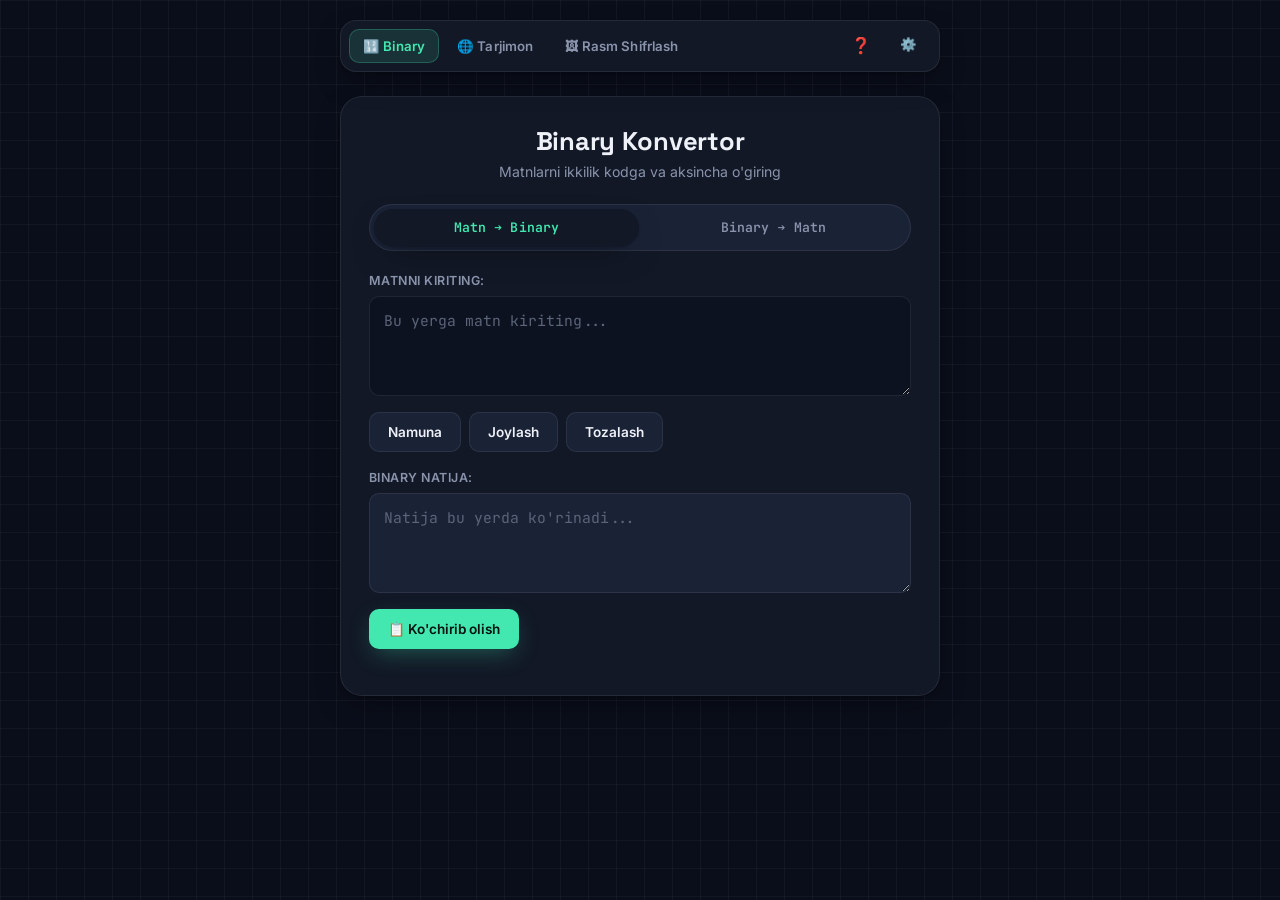
<file: index.html>
<!doctype html>
<html lang="uz">
  <head>
    <meta charset="UTF-8" />
    <script>
      (function () {
        var light = localStorage.getItem("theme_light") === "true";
        document.documentElement.setAttribute(
          "data-theme",
          light ? "light" : "dark",
        );
      })();
    </script>
    <meta name="viewport" content="width=device-width, initial-scale=1.0" />
    <title>Binary Konvertor</title>
    <link rel="preconnect" href="https://fonts.googleapis.com" />
    <link rel="preconnect" href="https://fonts.gstatic.com" crossorigin />
    <link
      href="https://fonts.googleapis.com/css2?family=Space+Grotesk:wght@500;700&family=Inter:wght@400;500;600&family=JetBrains+Mono:wght@400;600&display=swap"
      rel="stylesheet"
    />
    <link rel="stylesheet" href="style.css" />
  </head>
  <body>
    <nav class="navbar">
      <div class="nav-links">
        <a href="index.html" class="active">🔢 Binary</a>
        <a href="translate.html">🌐 Tarjimon</a>
        <a href="foto.html">🖼 Rasm Shifrlash</a>
      </div>
      <div class="nav-icons">
        <button
          class="icon-btn"
          onclick="showHelp('index')"
          aria-label="Yordam"
        >
          ❓
        </button>
        <a href="settings.html" class="icon-btn" aria-label="Sozlamalar">⚙️</a>
      </div>
    </nav>

    <div class="container">
      <h1>Binary Konvertor</h1>
      <p class="subtitle">Matnlarni ikkilik kodga va aksincha o'giring</p>

      <div class="tabs">
        <button
          class="tab-btn active"
          id="btnText"
          onclick="switchMode('textToBinary')"
        >
          Matn ➔ Binary
        </button>
        <button
          class="tab-btn"
          id="btnBin"
          onclick="switchMode('binaryToText')"
        >
          Binary ➔ Matn
        </button>
      </div>

      <div class="input-group">
        <label id="inputLabel">Matnni kiriting:</label>
        <textarea
          id="inputText"
          placeholder="Bu yerga matn kiriting..."
          oninput="convert()"
        ></textarea>
        <div class="actions">
          <button class="btn btn-secondary" onclick="insertSample()">
            Namuna
          </button>
          <button class="btn btn-secondary" onclick="autoPaste()">
            Joylash
          </button>
          <button class="btn btn-secondary" onclick="clearFields()">
            Tozalash
          </button>
        </div>
      </div>

      <div class="input-group">
        <label id="outputLabel">Binary natija:</label>
        <textarea
          id="outputText"
          readonly
          placeholder="Natija bu yerda ko'rinadi..."
        ></textarea>
        <div id="errorMessage" class="error-message">
          Faqat 0, 1 va bo'shliqlardan foydalaning!
        </div>
        <div class="actions">
          <button class="btn btn-primary" onclick="copyOutput()">
            📋 Ko'chirib olish
          </button>
        </div>
      </div>
    </div>

    <div id="toast" class="status-toast">Nusxalandi!</div>

    <div class="modal-overlay" id="helpModal">
      <div class="modal-box">
        <h3 id="helpModalTitle"></h3>
        <p id="helpModalText"></p>
        <button
          class="btn btn-primary"
          style="width: 100%"
          onclick="closeHelp()"
        >
          Tushunarli
        </button>
      </div>
    </div>
    <script src="common.js"></script>
    <script src="index.js"></script>
  </body>
</html>
</file>
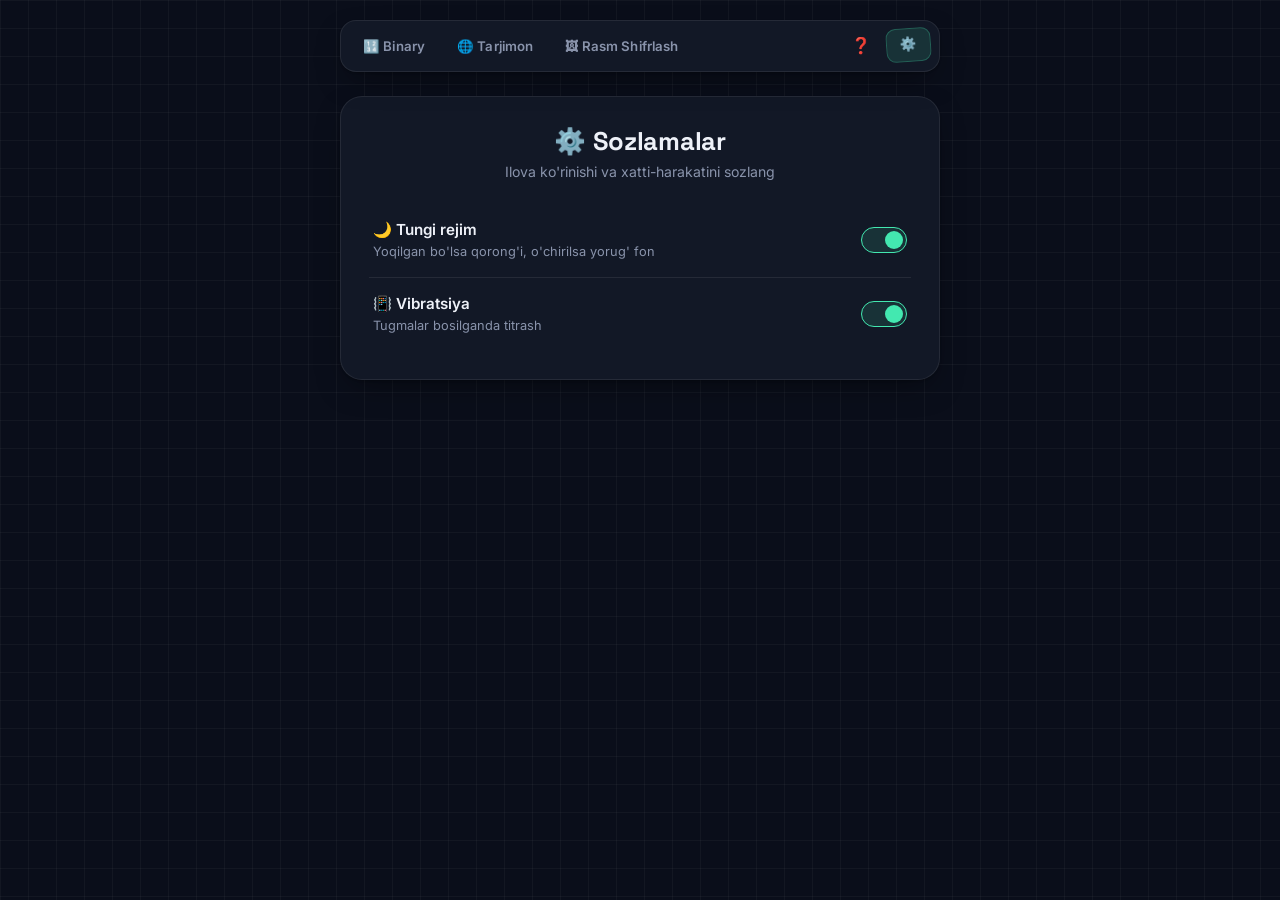
<file: settings.html>
<!doctype html>
<html lang="uz">
  <head>
    <meta charset="UTF-8" />
    <script>
      (function () {
        var light = localStorage.getItem("theme_light") === "true";
        document.documentElement.setAttribute(
          "data-theme",
          light ? "light" : "dark",
        );
      })();
    </script>
    <meta name="viewport" content="width=device-width, initial-scale=1.0" />
    <title>⚙️ Sozlamalar</title>
    <link rel="preconnect" href="https://fonts.googleapis.com" />
    <link rel="preconnect" href="https://fonts.gstatic.com" crossorigin />
    <link
      href="https://fonts.googleapis.com/css2?family=Space+Grotesk:wght@500;700&family=Inter:wght@400;500;600&family=JetBrains+Mono:wght@400;600&display=swap"
      rel="stylesheet"
    />
    <link rel="stylesheet" href="style.css" />
  </head>
  <body>
    <nav class="navbar">
      <div class="nav-links">
        <a href="index.html">🔢 Binary</a>
        <a href="translate.html">🌐 Tarjimon</a>
        <a href="foto.html">🖼 Rasm Shifrlash</a>
      </div>
      <div class="nav-icons">
        <button
          class="icon-btn"
          onclick="showHelp('settings')"
          aria-label="Yordam"
        >
          ❓
        </button>
        <a href="settings.html" class="icon-btn active" aria-label="Sozlamalar"
          >⚙️</a
        >
      </div>
    </nav>

    <div class="container">
      <h1>⚙️ Sozlamalar</h1>
      <p class="subtitle">Ilova ko'rinishi va xatti-harakatini sozlang</p>

      <div class="setting-row">
        <div class="setting-info">
          <span class="setting-title">🌙 Tungi rejim</span>
          <span class="setting-desc"
            >Yoqilgan bo'lsa qorong'i, o'chirilsa yorug' fon</span
          >
        </div>
        <label class="switch">
          <input type="checkbox" id="themeToggle" onchange="onThemeToggle()" />
          <span class="slider"></span>
        </label>
      </div>

      <div class="setting-row">
        <div class="setting-info">
          <span class="setting-title">📳 Vibratsiya</span>
          <span class="setting-desc">Tugmalar bosilganda titrash</span>
        </div>
        <label class="switch">
          <input
            type="checkbox"
            id="vibrationToggle"
            onchange="onVibrationToggle()"
          />
          <span class="slider"></span>
        </label>
      </div>
    </div>

    <div id="toast" class="status-toast">Saqlandi!</div>

    <div class="modal-overlay" id="helpModal">
      <div class="modal-box">
        <h3 id="helpModalTitle"></h3>
        <p id="helpModalText"></p>
        <button
          class="btn btn-primary"
          style="width: 100%"
          onclick="closeHelp()"
        >
          Tushunarli
        </button>
      </div>
    </div>

    <script src="common.js"></script>
    <script src="settings.js"></script>
  </body>
</html>
</file>
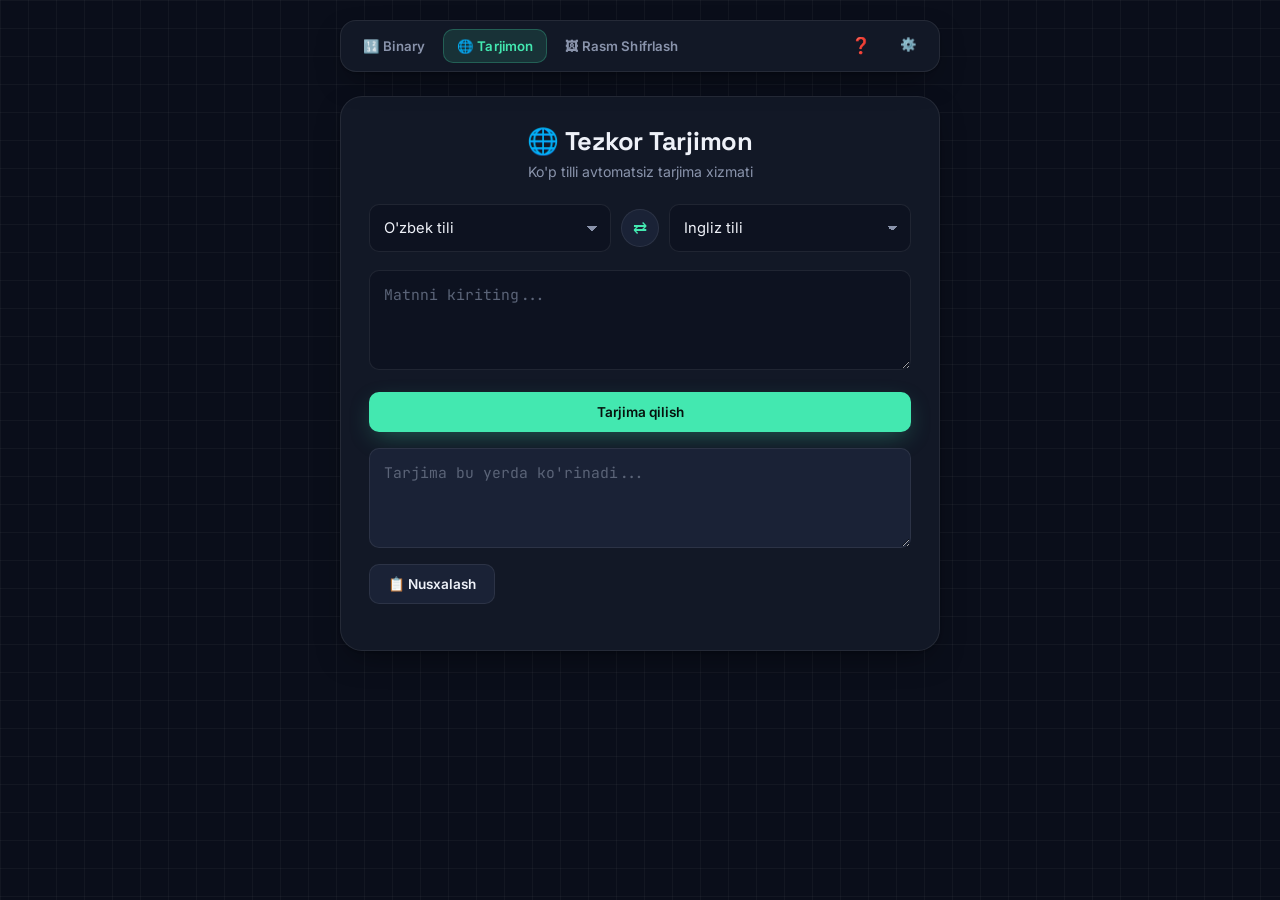
<file: translate.html>
<!doctype html>
<html lang="uz">
  <head>
    <meta charset="UTF-8" />
    <script>
      (function () {
        var light = localStorage.getItem("theme_light") === "true";
        document.documentElement.setAttribute(
          "data-theme",
          light ? "light" : "dark",
        );
      })();
    </script>
    <meta name="viewport" content="width=device-width, initial-scale=1.0" />
    <title>🌐 Tarjimon</title>
    <link rel="preconnect" href="https://fonts.googleapis.com" />
    <link rel="preconnect" href="https://fonts.gstatic.com" crossorigin />
    <link
      href="https://fonts.googleapis.com/css2?family=Space+Grotesk:wght@500;700&family=Inter:wght@400;500;600&family=JetBrains+Mono:wght@400;600&display=swap"
      rel="stylesheet"
    />
    <link rel="stylesheet" href="style.css" />
  </head>
  <body>
    <nav class="navbar">
      <div class="nav-links">
        <a href="index.html">🔢 Binary</a>
        <a href="translate.html" class="active">🌐 Tarjimon</a>
        <a href="foto.html">🖼 Rasm Shifrlash</a>
      </div>
      <div class="nav-icons">
        <button
          class="icon-btn"
          onclick="showHelp('translate')"
          aria-label="Yordam"
        >
          ❓
        </button>
        <a href="settings.html" class="icon-btn" aria-label="Sozlamalar">⚙️</a>
      </div>
    </nav>

    <div class="container">
      <h1>🌐 Tezkor Tarjimon</h1>
      <p class="subtitle">Ko'p tilli avtomatsiz tarjima xizmati</p>

      <div class="translator-select">
        <select id="sourceLang">
          <option value="uz">O'zbek tili</option>
          <option value="tr">Turk tili</option>
          <option value="ru">Rus tili</option>
          <option value="en">Ingliz tili</option>
        </select>
        <button class="swap-btn" onclick="swapLanguages()">⇄</button>
        <select id="targetLang">
          <option value="tr">Turk tili</option>
          <option value="uz">O'zbek tili</option>
          <option value="ru">Rus tili</option>
          <option value="en" selected>Ingliz tili</option>
        </select>
      </div>

      <div class="input-group">
        <textarea id="trInput" placeholder="Matnni kiriting..."></textarea>
      </div>
      <button
        class="btn btn-primary u-w-full u-mb-md"
        onclick="translateText()"
      >
        Tarjima qilish
      </button>

      <div class="input-group">
        <textarea
          id="trOutput"
          readonly
          placeholder="Tarjima bu yerda ko'rinadi..."
        ></textarea>
        <div class="actions">
          <button class="btn btn-secondary" onclick="copyTranslate()">
            📋 Nusxalash
          </button>
        </div>
      </div>
    </div>

    <div id="toast" class="status-toast">Nusxalandi!</div>

    <div class="modal-overlay" id="helpModal">
      <div class="modal-box">
        <h3 id="helpModalTitle"></h3>
        <p id="helpModalText"></p>
        <button
          class="btn btn-primary"
          style="width: 100%"
          onclick="closeHelp()"
        >
          Tushunarli
        </button>
      </div>
    </div>

    <script src="common.js"></script>
    <script src="translate.js"></script>
  </body>
</html>
</file>
<file: style.css>
/* =========================================================
   BIARY — Design System
   Theme: "Signal" — a binary/terminal-inspired soft-UI look.
   Display: Space Grotesk · Body: Inter · Data: JetBrains Mono
   ========================================================= */

:root {
  /* ---- Core palette (dark, default) ---- */
  --bg: #0a0e1a;
  --bg-grid: rgba(255, 255, 255, 0.035);
  --surface: #121826;
  --surface-2: #1a2236;
  --surface-hover: #202a42;
  --border: rgba(255, 255, 255, 0.08);
  --border-strong: rgba(255, 255, 255, 0.14);

  --text: #eef1f8;
  --text-secondary: #8993ab;
  --text-faint: #5b6478;

  --accent: #43e8b0; /* signal mint — primary */
  --accent-dim: #2bb98c;
  --accent-2: #7c9cff; /* secondary violet-blue */
  --accent-soft: rgba(67, 232, 176, 0.12);

  --primary: #43e8b0;
  --primary-text: #06120d;
  --primary-hover: #5cf0be;

  --secondary-bg: var(--surface-2);
  --secondary-bg-hover: var(--surface-hover);

  --input-bg: #0d1220;
  --success: #43e8b0;
  --danger: #ff6b81;
  --danger-soft: rgba(255, 107, 129, 0.12);

  /* ---- Type ---- */
  --font-display: "Space Grotesk", "Segoe UI", sans-serif;
  --font-body: "Inter", "Segoe UI", sans-serif;
  --font-mono: "JetBrains Mono", "SFMono-Regular", Consolas, monospace;

  /* ---- Shape / motion ---- */
  --radius-sm: 10px;
  --radius-md: 16px;
  --radius-lg: 22px;
  --radius-pill: 999px;
  --ease: cubic-bezier(0.22, 1, 0.36, 1);
  --shadow-soft:
    0 1px 2px rgba(0, 0, 0, 0.2), 0 12px 32px -12px rgba(0, 0, 0, 0.55);
  --shadow-pop: 0 8px 24px -6px rgba(67, 232, 176, 0.35);
}

[data-theme="light"] {
  --bg: #eef1f8;
  --bg-grid: rgba(18, 23, 42, 0.035);
  --surface: #ffffff;
  --surface-2: #f4f6fb;
  --surface-hover: #e9ecf5;
  --border: rgba(18, 23, 42, 0.08);
  --border-strong: rgba(18, 23, 42, 0.14);

  --text: #12172a;
  --text-secondary: #626b85;
  --text-faint: #99a1b8;

  --accent: #0e9f7e;
  --accent-dim: #0b8367;
  --accent-2: #5468d4;
  --accent-soft: rgba(14, 159, 126, 0.1);

  --primary: #0e9f7e;
  --primary-text: #ffffff;
  --primary-hover: #0b8367;

  --secondary-bg: var(--surface-2);
  --secondary-bg-hover: var(--surface-hover);

  --input-bg: #ffffff;
  --success: #0e9f7e;
  --danger: #e0435c;
  --danger-soft: rgba(224, 67, 92, 0.1);

  --shadow-soft:
    0 1px 2px rgba(18, 23, 42, 0.04), 0 12px 28px -14px rgba(18, 23, 42, 0.18);
  --shadow-pop: 0 8px 20px -6px rgba(14, 159, 126, 0.25);
}

/* =========================================================
   Reset & base
   ========================================================= */
* {
  box-sizing: border-box;
  margin: 0;
  padding: 0;
}

html {
  -webkit-tap-highlight-color: transparent;
}

body {
  font-family: var(--font-body);
  background-color: var(--bg);
  background-image:
    linear-gradient(var(--bg-grid) 1px, transparent 1px),
    linear-gradient(90deg, var(--bg-grid) 1px, transparent 1px);
  background-size: 28px 28px;
  color: var(--text);
  display: flex;
  flex-direction: column;
  align-items: center;
  min-height: 100vh;
  padding: 20px;
  transition:
    background-color 0.25s var(--ease),
    color 0.25s var(--ease);
}

@media (prefers-reduced-motion: reduce) {
  *,
  *::before,
  *::after {
    animation-duration: 0.001ms !important;
    transition-duration: 0.001ms !important;
  }
}

::selection {
  background: var(--accent-soft);
  color: var(--accent);
}

/* =========================================================
   Navbar
   ========================================================= */
.navbar {
  display: flex;
  flex-wrap: wrap;
  align-items: center;
  justify-content: space-between;
  gap: 8px;
  background: var(--surface);
  border: 1px solid var(--border);
  padding: 8px;
  border-radius: var(--radius-md);
  margin-bottom: 24px;
  box-shadow: var(--shadow-soft);
  width: 100%;
  max-width: 600px;
  position: relative;
}

.nav-links {
  display: flex;
  flex-wrap: wrap;
  gap: 4px;
}
.nav-icons {
  display: flex;
  gap: 4px;
}

.navbar a {
  color: var(--text-secondary);
  text-decoration: none;
  padding: 9px 14px;
  border-radius: var(--radius-sm);
  font-weight: 600;
  font-size: 0.83rem;
  letter-spacing: 0.01em;
  transition:
    background-color 0.2s var(--ease),
    color 0.2s var(--ease),
    transform 0.15s var(--ease);
  white-space: nowrap;
}

.navbar a:hover {
  background: var(--surface-2);
  color: var(--text);
  transform: translateY(-1px);
}

.navbar a.active {
  background: var(--accent-soft);
  color: var(--accent);
  box-shadow: inset 0 0 0 1px rgba(67, 232, 176, 0.25);
}

.icon-btn {
  background: none;
  border: none;
  color: var(--text-secondary);
  font-size: 1rem;
  cursor: pointer;
  padding: 9px 11px;
  border-radius: var(--radius-sm);
  transition:
    background-color 0.2s var(--ease),
    color 0.2s var(--ease),
    transform 0.15s var(--ease);
  line-height: 1;
}

.icon-btn:hover,
.icon-btn.active {
  background: var(--surface-2);
  color: var(--accent);
  transform: translateY(-1px) rotate(-4deg);
}

/* =========================================================
   Container / Card
   ========================================================= */
.container {
  background-color: var(--surface);
  border: 1px solid var(--border);
  padding: 28px;
  border-radius: var(--radius-lg);
  box-shadow: var(--shadow-soft);
  width: 100%;
  max-width: 600px;
  transition:
    background-color 0.25s var(--ease),
    border-color 0.25s var(--ease);
  animation: rise-in 0.45s var(--ease);
}

@keyframes rise-in {
  from {
    opacity: 0;
    transform: translateY(10px);
  }
  to {
    opacity: 1;
    transform: translateY(0);
  }
}

h1 {
  font-family: var(--font-display);
  text-align: center;
  margin-bottom: 6px;
  color: var(--text);
  font-size: 1.6rem;
  font-weight: 700;
  letter-spacing: -0.01em;
}

p.subtitle {
  text-align: center;
  color: var(--text-secondary);
  margin-bottom: 24px;
  font-size: 0.88rem;
}

/* =========================================================
   Segmented tabs (sliding pill)
   ========================================================= */
.tabs {
  display: flex;
  margin-bottom: 22px;
  background-color: var(--surface-2);
  border: 1px solid var(--border);
  border-radius: var(--radius-pill);
  padding: 4px;
  gap: 2px;
}

.tab-btn {
  flex: 1;
  padding: 10px 12px;
  border: none;
  border-radius: var(--radius-pill);
  background: none;
  color: var(--text-secondary);
  font-family: var(--font-mono);
  font-weight: 600;
  font-size: 0.82rem;
  letter-spacing: 0.01em;
  cursor: pointer;
  transition:
    color 0.2s var(--ease),
    background-color 0.25s var(--ease),
    box-shadow 0.25s var(--ease);
}

.tab-btn:hover:not(.active) {
  color: var(--text);
}

.tab-btn.active {
  background: var(--surface);
  color: var(--accent);
  box-shadow: var(--shadow-soft);
}

/* =========================================================
   Inputs
   ========================================================= */
.input-group {
  margin-bottom: 18px;
}

.input-group label {
  display: block;
  font-size: 0.78rem;
  font-weight: 600;
  color: var(--text-secondary);
  margin-bottom: 8px;
  text-transform: uppercase;
  letter-spacing: 0.04em;
}

textarea,
input[type="text"],
input[type="password"],
select {
  width: 100%;
  background-color: var(--input-bg);
  border: 1px solid var(--border);
  border-radius: var(--radius-sm);
  color: var(--text);
  font-family: var(--font-mono);
  font-size: 0.92rem;
  padding: 14px;
  resize: vertical;
  min-height: 100px;
  transition:
    border-color 0.2s var(--ease),
    box-shadow 0.2s var(--ease),
    background-color 0.2s var(--ease);
}

select,
input[type="text"],
input[type="password"] {
  font-family: var(--font-body);
  min-height: unset;
}

textarea::placeholder,
input::placeholder {
  color: var(--text-faint);
}

textarea:focus,
input:focus,
select:focus {
  outline: none;
  border-color: var(--accent);
  box-shadow: 0 0 0 3px var(--accent-soft);
}

textarea[readonly] {
  color: var(--accent);
  background-color: var(--surface-2);
}

.error-message {
  display: none;
  color: var(--danger);
  background: var(--danger-soft);
  border: 1px solid rgba(255, 107, 129, 0.25);
  padding: 8px 12px;
  border-radius: var(--radius-sm);
  font-size: 0.8rem;
  margin-top: 8px;
  animation: shake 0.35s var(--ease);
}

@keyframes shake {
  0%,
  100% {
    transform: translateX(0);
  }
  25% {
    transform: translateX(-4px);
  }
  75% {
    transform: translateX(4px);
  }
}

/* =========================================================
   Buttons
   ========================================================= */
.actions {
  display: flex;
  flex-wrap: wrap;
  gap: 8px;
  margin-top: 12px;
}

.btn {
  font-family: var(--font-body);
  font-weight: 600;
  font-size: 0.85rem;
  padding: 11px 18px;
  border-radius: var(--radius-sm);
  border: 1px solid transparent;
  cursor: pointer;
  transition:
    transform 0.15s var(--ease),
    box-shadow 0.2s var(--ease),
    background-color 0.2s var(--ease),
    border-color 0.2s var(--ease);
}

.btn:active {
  transform: scale(0.97);
}

.btn-primary {
  background: var(--primary);
  color: var(--primary-text);
  box-shadow: var(--shadow-pop);
}
.btn-primary:hover {
  background: var(--primary-hover);
  transform: translateY(-1px);
}

.btn-secondary {
  background: var(--secondary-bg);
  color: var(--text);
  border-color: var(--border);
}
.btn-secondary:hover {
  background: var(--secondary-bg-hover);
  border-color: var(--border-strong);
  transform: translateY(-1px);
}

.btn-danger {
  background: var(--danger-soft);
  color: var(--danger);
  border-color: rgba(255, 107, 129, 0.25);
}
.btn-danger:hover {
  background: var(--danger);
  color: #fff;
}

/* =========================================================
   Toast
   ========================================================= */
.status-toast {
  position: fixed;
  bottom: 24px;
  left: 50%;
  transform: translateX(-50%) translateY(20px);
  background: var(--surface);
  border: 1px solid var(--border-strong);
  color: var(--text);
  padding: 12px 20px;
  border-radius: var(--radius-pill);
  box-shadow: var(--shadow-soft);
  font-size: 0.85rem;
  font-weight: 600;
  opacity: 0;
  pointer-events: none;
  transition:
    opacity 0.25s var(--ease),
    transform 0.25s var(--ease);
  z-index: 100;
}

.status-toast.show {
  opacity: 1;
  transform: translateX(-50%) translateY(0);
}

/* =========================================================
   Modal
   ========================================================= */
.modal-overlay {
  position: fixed;
  inset: 0;
  background: rgba(5, 8, 15, 0.6);
  backdrop-filter: blur(6px);
  -webkit-backdrop-filter: blur(6px);
  display: flex;
  align-items: center;
  justify-content: center;
  padding: 20px;
  opacity: 0;
  pointer-events: none;
  transition: opacity 0.25s var(--ease);
  z-index: 200;
}

.modal-overlay.show {
  opacity: 1;
  pointer-events: auto;
}

.modal-box {
  background: var(--surface);
  border: 1px solid var(--border);
  border-radius: var(--radius-lg);
  padding: 26px;
  max-width: 420px;
  width: 100%;
  box-shadow: var(--shadow-soft);
  transform: scale(0.94) translateY(8px);
  transition: transform 0.25s var(--ease);
}

.modal-overlay.show .modal-box {
  transform: scale(1) translateY(0);
}

.modal-box h3 {
  font-family: var(--font-display);
  color: var(--accent);
  margin-bottom: 12px;
  font-size: 1.1rem;
}
.modal-box p {
  color: var(--text-secondary);
  font-size: 0.9rem;
  line-height: 1.6;
  margin-bottom: 20px;
}

/* =========================================================
   Utility classes
   ========================================================= */
.u-flex {
  display: flex;
}
.u-flex-col {
  display: flex;
  flex-direction: column;
}
.u-items-center {
  align-items: center;
}
.u-justify-between {
  justify-content: space-between;
}
.u-gap-sm {
  gap: 8px;
}
.u-gap-md {
  gap: 16px;
}
.u-w-full {
  width: 100%;
}
.u-text-center {
  text-align: center;
}
.u-text-mono {
  font-family: var(--font-mono);
}
.u-text-dim {
  color: var(--text-secondary);
}
.u-mt-sm {
  margin-top: 8px;
}
.u-mt-md {
  margin-top: 16px;
}
.u-mb-sm {
  margin-bottom: 8px;
}
.u-mb-md {
  margin-bottom: 16px;
}

.card {
  background: var(--surface);
  border: 1px solid var(--border);
  border-radius: var(--radius-md);
  padding: 18px;
  box-shadow: var(--shadow-soft);
  transition:
    transform 0.2s var(--ease),
    box-shadow 0.2s var(--ease),
    border-color 0.2s var(--ease);
}

.card:hover {
  transform: translateY(-2px);
  border-color: var(--border-strong);
}

.badge {
  display: inline-flex;
  align-items: center;
  gap: 4px;
  font-family: var(--font-mono);
  font-size: 0.72rem;
  font-weight: 600;
  padding: 4px 9px;
  border-radius: var(--radius-pill);
  background: var(--accent-soft);
  color: var(--accent);
}

/* =========================================================
   Grid (Foto / gallery & post cards)
   ========================================================= */
.grid {
  display: grid;
  grid-template-columns: repeat(auto-fill, minmax(150px, 1fr));
  gap: 14px;
}

.grid-item {
  background: var(--surface-2);
  border: 1px solid var(--border);
  border-radius: var(--radius-md);
  overflow: hidden;
  cursor: pointer;
  transition:
    transform 0.2s var(--ease),
    box-shadow 0.2s var(--ease),
    border-color 0.2s var(--ease);
}

.grid-item:hover {
  transform: translateY(-3px) scale(1.01);
  box-shadow: var(--shadow-soft);
  border-color: var(--accent);
}

.grid-item img {
  width: 100%;
  aspect-ratio: 1 / 1;
  object-fit: cover;
  display: block;
}

/* =========================================================
   Settings rows
   ========================================================= */
.setting-row {
  display: flex;
  align-items: center;
  justify-content: space-between;
  gap: 16px;
  padding: 16px 4px;
  border-bottom: 1px solid var(--border);
}

.setting-row:last-child {
  border-bottom: none;
}

.setting-info {
  display: flex;
  flex-direction: column;
  gap: 4px;
}

.setting-title {
  font-weight: 600;
  font-size: 0.95rem;
  color: var(--text);
}

.setting-desc {
  font-size: 0.8rem;
  color: var(--text-secondary);
  line-height: 1.4;
}

/* =========================================================
   Translator page
   ========================================================= */
.translator-select {
  display: flex;
  align-items: center;
  gap: 10px;
  margin-bottom: 18px;
}

.translator-select select {
  flex: 1;
  cursor: pointer;
  appearance: none;
  -webkit-appearance: none;
  background-image:
    linear-gradient(45deg, transparent 50%, var(--text-secondary) 50%),
    linear-gradient(135deg, var(--text-secondary) 50%, transparent 50%);
  background-position:
    calc(100% - 18px) center,
    calc(100% - 13px) center;
  background-size:
    5px 5px,
    5px 5px;
  background-repeat: no-repeat;
  padding-right: 34px;
}

.swap-btn {
  flex-shrink: 0;
  width: 38px;
  height: 38px;
  border-radius: 50%;
  border: 1px solid var(--border);
  background: var(--surface-2);
  color: var(--accent);
  font-size: 1.05rem;
  cursor: pointer;
  transition:
    transform 0.25s var(--ease),
    background-color 0.2s var(--ease),
    border-color 0.2s var(--ease);
}

.swap-btn:hover {
  background: var(--accent-soft);
  border-color: var(--accent);
  transform: rotate(180deg);
}

/* =========================================================
   Foto / rasm shifrlash page
   ========================================================= */
.text-input {
  width: 100%;
  background-color: var(--input-bg);
  border: 1px solid var(--border);
  border-radius: var(--radius-sm);
  color: var(--text);
  font-family: var(--font-body);
  font-size: 0.9rem;
  padding: 13px 14px;
  transition:
    border-color 0.2s var(--ease),
    box-shadow 0.2s var(--ease);
}

.text-input:focus {
  outline: none;
  border-color: var(--accent);
  box-shadow: 0 0 0 3px var(--accent-soft);
}

.text-input[readonly] {
  color: var(--accent);
  background-color: var(--surface-2);
  font-family: var(--font-mono);
  font-weight: 700;
  font-size: 1.1rem;
  text-align: center;
  letter-spacing: 0.06em;
}

.upload-buttons {
  display: flex;
  gap: 8px;
  margin-bottom: 10px;
}

.upload-btn {
  flex: 1;
}

.img-preview {
  width: 100%;
  min-height: 140px;
  border: 1.5px dashed var(--border-strong);
  border-radius: var(--radius-md);
  display: flex;
  align-items: center;
  justify-content: center;
  overflow: hidden;
  background: var(--surface-2);
  transition: border-color 0.2s var(--ease);
}

.img-preview:empty::before {
  content: "Rasm tanlanmagan";
  color: var(--text-faint);
  font-size: 0.85rem;
}

.img-preview img {
  width: 100%;
  max-height: 320px;
  object-fit: contain;
  display: block;
}

.result-note {
  font-size: 0.8rem;
  margin-bottom: 8px;
  padding: 8px 12px;
  border-radius: var(--radius-sm);
  font-weight: 600;
}

.result-note.is-success {
  color: var(--success);
  background: var(--accent-soft);
}

.result-note.is-danger {
  color: var(--danger);
  background: var(--danger-soft);
}

.decoded-img {
  max-width: 100%;
  border-radius: var(--radius-md);
  margin-bottom: 10px;
  border: 1px solid var(--border);
  display: block;
}

/* =========================================================
   Toggle switch (settings)
   ========================================================= */
.switch-row {
  display: flex;
  align-items: center;
  justify-content: space-between;
  padding: 14px 4px;
  border-bottom: 1px solid var(--border);
}

.switch-row:last-child {
  border-bottom: none;
}

.switch {
  position: relative;
  width: 46px;
  height: 26px;
  flex-shrink: 0;
}
.switch input {
  opacity: 0;
  width: 0;
  height: 0;
}

.slider {
  position: absolute;
  inset: 0;
  background: var(--surface-2);
  border: 1px solid var(--border);
  border-radius: var(--radius-pill);
  cursor: pointer;
  transition:
    background-color 0.25s var(--ease),
    border-color 0.25s var(--ease);
}

.slider::before {
  content: "";
  position: absolute;
  height: 18px;
  width: 18px;
  left: 3px;
  top: 3px;
  background: var(--text-secondary);
  border-radius: 50%;
  transition:
    transform 0.25s var(--ease),
    background-color 0.25s var(--ease);
}

.switch input:checked + .slider {
  background: var(--accent-soft);
  border-color: var(--accent);
}
.switch input:checked + .slider::before {
  transform: translateX(20px);
  background: var(--accent);
}

/* =========================================================
   Scrollbar polish
   ========================================================= */
::-webkit-scrollbar {
  width: 10px;
  height: 10px;
}
::-webkit-scrollbar-track {
  background: transparent;
}
::-webkit-scrollbar-thumb {
  background: var(--border-strong);
  border-radius: var(--radius-pill);
}
::-webkit-scrollbar-thumb:hover {
  background: var(--text-faint);
}

/* =========================================================
   Responsive
   ========================================================= */
@media (max-width: 480px) {
  body {
    padding: 14px;
  }
  .container {
    padding: 20px;
    border-radius: var(--radius-md);
  }
  h1 {
    font-size: 1.35rem;
  }
  .navbar a {
    padding: 8px 10px;
    font-size: 0.78rem;
  }
}

/* Keyboard focus visibility */
a:focus-visible,
button:focus-visible,
textarea:focus-visible,
input:focus-visible {
  outline: 2px solid var(--accent);
  outline-offset: 2px;
}
</file>
